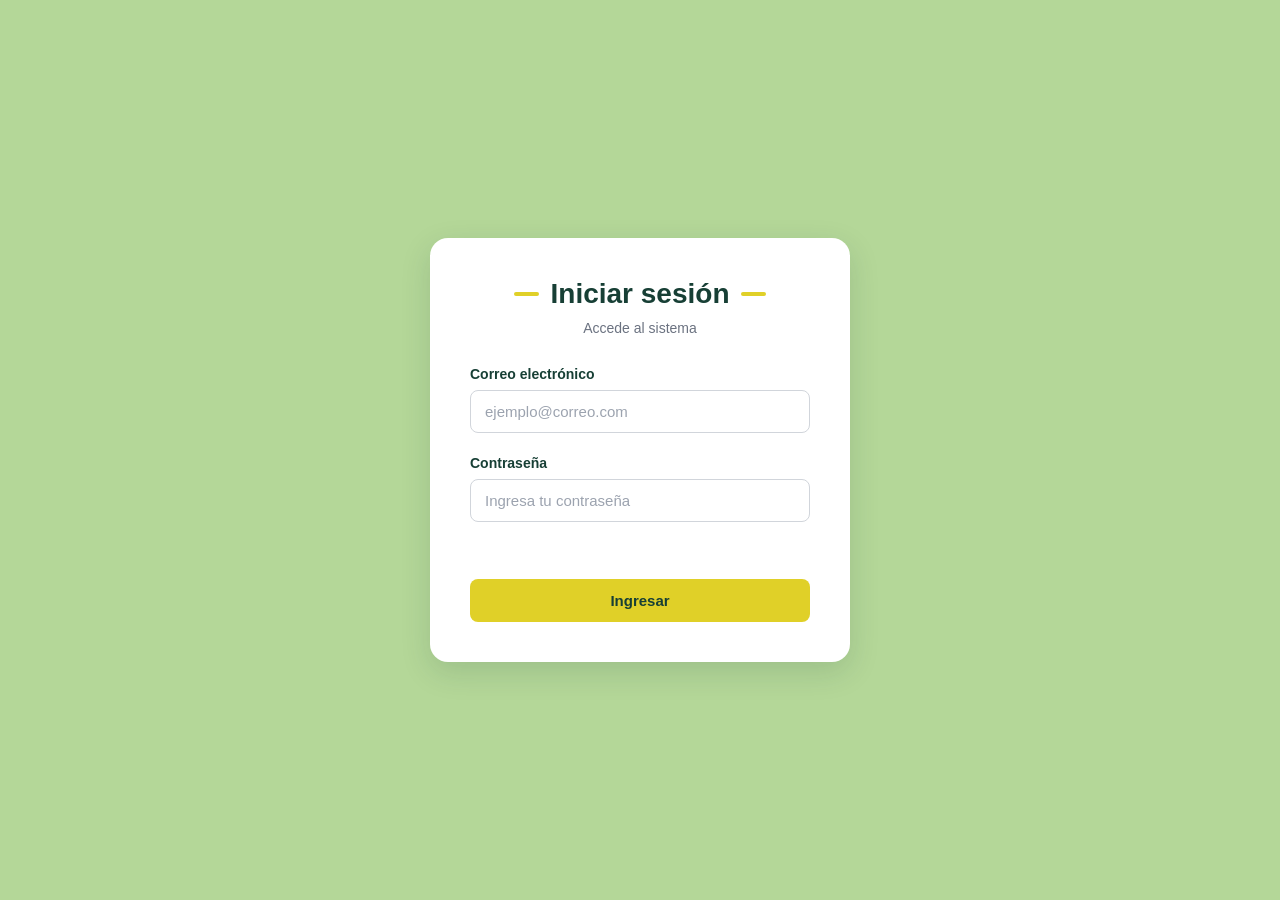
<file: index.html>
<!DOCTYPE html>
<html lang="es">
<head>
    <meta charset="UTF-8">
    <meta name="viewport" content="width=device-width, initial-scale=1.0">
    <title>Sistema - Actividad 5</title>
    <link rel="stylesheet" href="css/index.css">
</head>
<body>
    <script>
        const correoUsuario = localStorage.getItem("correoUsuario");

        if (!correoUsuario) {
            window.location.href = "login.html";
        }
    </script>
    <aside class="sidebar" id="sidebar">
        <div class="sidebar-header">
            <h2>Mi Sistema</h2>
        </div>
        <nav>
            <ul class="menu">
                <li>
                    <button class="menu-btn" id="btnUsuarios">
                        Usuarios
                        <span>▾</span>
                    </button>
                    <ul class="submenu" id="submenuUsuarios">
                        <li><a href="#captura">Captura</a></li>
                    </ul>
                </li>
            </ul>
        </nav>
    </aside>
    <div class="main-content" id="mainContent">
        <header class="navbar">
            <button class="hamburger" id="btnHamburger">☰</button>
            <h1>Sistema de Gestión</h1>
            <div class="usuario-navbar">
                <button id="btnUsuario" class="usuario-btn">
                    <span id="usuarioNavbar">Usuario</span>
                    <span>▾</span>
                </button>

                <div id="menuUsuario" class="menu-usuario">
                    <button id="btnSalir">Salir del sistema</button>
                </div>
            </div>
        </header>
        <main class="contenido">
            <section class="bienvenida">
                <h2>Bienvenido al sistema</h2>
                <p>Selecciona una opción del menú lateral.</p>
            </section>
            <section id="captura" class="seccion">
                <h2>Captura de usuario</h2>
                <form id="formUsuario">
                    <div class="campo">
                        <label for="nombreUsuario">Nombre de usuario</label>
                        <input type="text" id="nombreUsuario" required>
                    </div>
                    <div class="campo">
                        <label for="correoUsuario">Correo electrónico</label>
                        <input type="email" id="correoUsuario" required>
                    </div>
                    <div class="campo">
                        <label for="passwordUsuario"> Contraseña</label>
                        <input type="password" id="passwordUsuario" required>
                    </div>
                    <button type="submit" class="btn">Guardar usuario</button>
                    <p id="mensajeUsuario"></p>
                </form>
            </section>
            <section class="seccion">
                <h2>Captura de alumno</h2>
                <form id="formAlumno">
                    <div class="campo">
                        <label for="nombreAlumno">Nombre del alumno</label>
                        <input type="text" id="nombreAlumno" required>
                    </div>
                    <div class="campo">
                        <label for="numeroControl">Número de control</label>
                        <input type="text" id="numeroControl" maxlength="6" inputmode="numeric" placeholder="6 dígitos" required >
                    </div>
                    <div class="campo">
                        <label for="fechaNacimiento"> Fecha de nacimiento</label>
                        <input  type="date"  id="fechaNacimiento"  required>
                    </div>
                    <button type="submit" class="btn"> Registrar alumno</button>
                    <p id="mensajeAlumno"></p>
                </form>
            </section>
        </main>
    </div>
    <div class="modal" id="modalEdad">
        <div class="modal-contenido">
            <button class="cerrar-modal" id="cerrarModal"> &times;</button>
            <h2>Resultado de edad</h2>
            <p id="resultadoEdad"></p>
            <button type="button" class="btn" id="btnAceptarModal"> Aceptar</button>
        </div>
    </div>
    <script src="js/utileria.js"></script>
    <script src="js/index.js"></script>
</body>
</html>
</file>
<file: css/index.css>
:root {
    --verde-oscuro: #173f35;
    --verde: #2f6b57;
    --verde-claro: #b4d798;
    --amarillo: #e0d028;
    --amarillo-hover: #b7a941;
    --blanco: #ffffff;
    --gris: #6b7280;
    --rojo: #c0392b;
}

* {
    margin: 0;
    padding: 0;
    box-sizing: border-box;
}

body {
    font-family: Arial, sans-serif;
    background: var(--verde-claro);
}

.sidebar {
    position: fixed;
    left: 0;
    top: 0;
    width: 250px;
    height: 100vh;
    background: var(--verde-oscuro);
    color: var(--blanco);
    transition: 0.3s;
    border-radius: 0 18px 18px 0;
    box-shadow: 4px 0 20px rgba(23, 63, 53, 0.2);
    overflow: hidden;
}

.sidebar.cerrado {
    left: -250px;
}

.sidebar-header {
    padding: 20px;
    text-align: center;
    border-bottom: 1px solid var(--verde);
}

.menu {
    list-style: none;
}

.menu-btn {
    width: 100%;
    padding: 15px 20px;
    border: none;
    background: transparent;
    color: var(--blanco);
    text-align: left;
    cursor: pointer;
    font-size: 16px;
    transition: background 0.2s;
}

.menu-btn:hover {
    background: var(--verde);
}

.submenu {
    display: none;
    list-style: none;
    background: var(--verde);
}

.submenu.mostrar {
    display: block;
}

.submenu a {
    display: block;
    padding: 12px 40px;
    color: var(--blanco);
    text-decoration: none;
    transition: background 0.2s, color 0.2s;
}

.submenu a:hover {
    background: var(--amarillo);
    color: var(--verde-oscuro);
}

.main-content {
    margin-left: 250px;
    transition: 0.3s;
}

.main-content.expandido {
    margin-left: 0;
}

.navbar {
    height: 65px;
    background: var(--blanco);
    display: flex;
    align-items: center;
    padding: 0 20px;
    margin: 15px 30px 0;
    border-radius: 14px;
    box-shadow: 0 4px 12px rgba(23, 63, 53, 0.12);
}

.navbar h1 {
    font-size: 20px;
    margin-left: 15px;
    color: var(--verde-oscuro);
}

.hamburger {
    border: none;
    background: transparent;
    font-size: 25px;
    cursor: pointer;
    color: var(--verde-oscuro);
    border-radius: 8px;
    padding: 2px 8px;
    transition: background 0.2s;
}

.hamburger:hover {
    background: var(--verde-claro);
}

.usuario-navbar {
    position: relative;
    margin-left: auto;
}

.contenido {
    padding: 30px;
}

.bienvenida {
    margin-bottom: 30px;
    color: var(--verde-oscuro);
}

.seccion {
    background: var(--blanco);
    padding: 25px;
    margin-bottom: 25px;
    border-radius: 16px;
    box-shadow: 0 10px 30px rgba(23, 63, 53, 0.15);
}

.seccion h2 {
    margin-bottom: 20px;
    color: var(--verde-oscuro);
}

.campo {
    margin-bottom: 15px;
}

.campo label {
    display: block;
    margin-bottom: 6px;
    font-weight: bold;
    color: var(--verde-oscuro);
}

.campo input {
    width: 100%;
    max-width: 500px;
    padding: 12px 14px;
    border: 1px solid #d1d5db;
    border-radius: 10px;
    outline: none;
    transition: border-color 0.2s, box-shadow 0.2s;
}

.campo input:focus {
    border-color: var(--verde);
    box-shadow: 0 0 0 3px rgba(47, 107, 87, 0.12);
}

.btn {
    padding: 11px 22px;
    border: none;
    border-radius: 10px;
    background: var(--amarillo);
    color: var(--verde-oscuro);
    font-weight: 700;
    cursor: pointer;
    transition: background 0.2s, transform 0.2s;
}

.btn:hover {
    background: var(--amarillo-hover);
    color: rgb(246, 239, 231);
    transform: translateY(-1px);
}

.btn:active {
    transform: translateY(0);
}

#mensajeUsuario,
#mensajeAlumno {
    margin-top: 15px;
}

.modal {
    display: none;
    position: fixed;
    z-index: 1000;
    left: 0;
    top: 0;
    width: 100%;
    height: 100%;
    background: rgba(23, 63, 53, 0.55);
    align-items: center;
    justify-content: center;
}

.modal.mostrar {
    display: flex;
}

.modal-contenido {
    position: relative;
    background: var(--blanco);
    width: 90%;
    max-width: 450px;
    padding: 30px;
    border-radius: 18px;
    text-align: center;
    box-shadow: 0 10px 30px rgba(23, 63, 53, 0.25);
}

.modal-contenido h2 {
    margin-bottom: 20px;
    color: var(--verde-oscuro);
}

.modal-contenido p {
    margin-bottom: 20px;
    color: var(--gris);
}

.cerrar-modal {
    position: absolute;
    right: 15px;
    top: 10px;
    border: none;
    background: transparent;
    font-size: 25px;
    cursor: pointer;
    color: var(--gris);
    border-radius: 50%;
    width: 36px;
    height: 36px;
    transition: background 0.2s, color 0.2s;
}

.cerrar-modal:hover {
    background: var(--verde-claro);
    color: var(--verde-oscuro);
}

/* Usuario del navbar - ochimPRO*/
.usuario-btn {
    background: none;
    border: none;
    cursor: pointer;

    font-size: 16px;
    color: var(--gris);

    display: flex;
    align-items: center;
    gap: 8px;
}

.usuario-btn:hover {
    color: var(--verde-oscuro);
}

.menu-usuario {
    display: none;

    position: absolute;
    right: 0;
    top: 100%;

    min-width: 180px;

    background-color: var(--blanco);
    border: 1px solid #ddd;
    border-radius: 8px;

    box-shadow: 0 4px 10px rgba(0, 0, 0, 0.15);

    padding: 8px;

    z-index: 1000;
}

.menu-usuario.mostrar {
    display: block;
}

.menu-usuario button {
    width: 100%;

    border: none;
    background: none;

    padding: 10px;

    text-align: left;

    cursor: pointer;

    color: var(--verde-oscuro);
    border-radius: 6px;
}

.menu-usuario button:hover {
    background-color: var(--verde-claro);
}
</file>
<file: css/login.css>
:root {
    --verde-oscuro: #173f35;
    --verde: #2f6b57;
    --verde-claro: #b4d798;
    --amarillo: #e0d028;
    --amarillo-hover: #b7a941;
    --blanco: #ffffff;
    --gris: #6b7280;
    --rojo: #c0392b;
}

* {
    margin: 0;
    padding: 0;
    box-sizing: border-box;
}



body {
    min-height: 100vh;
    font-family: Arial, Helvetica, sans-serif;
    background-color: var(--verde-claro);
}

.login-container {
    min-height: 100vh;
    display: flex;
    justify-content: center;
    align-items: center;
    padding: 20px;
}

.login-card {
    width: 100%;
    max-width: 420px;
    background-color: var(--blanco);
    padding: 40px;
    border-radius: 18px;
    box-shadow: 0 10px 30px rgba(23, 63, 53, 0.15);
}

.login-header {
    display: flex;
    align-items: center;
    justify-content: center;
    gap: 12px;
}

.login-header h1 {
    color: var(--verde-oscuro);
    font-size: 28px;
    font-weight: 700;
    text-align: center;
}

.login-line {
    width: 25px;
    height: 4px;
    background-color: var(--amarillo);
    border-radius: 10px;
}

.login-subtitle {
    margin-top: 10px;
    margin-bottom: 30px;
    text-align: center;
    color: var(--gris);
    font-size: 14px;
}

.form-group {
    margin-bottom: 22px;
}

.form-group label {
    display: block;
    margin-bottom: 8px;
    color: var(--verde-oscuro);
    font-size: 14px;
    font-weight: 600;
}

.form-group input {
    width: 100%;
    padding: 12px 14px;
    border: 1px solid #d1d5db;
    border-radius: 8px;
    outline: none;
    font-size: 15px;
    transition: border-color 0.2s, box-shadow 0.2s;
}

.form-group input:focus {
    border-color: var(--verde);
    box-shadow: 0 0 0 3px rgba(47, 107, 87, 0.12);
}

.form-group input::placeholder {
    color: #9ca3af;
}

.error-message {
    display: block;
    margin-top: 6px;
    color: var(--rojo);
    font-size: 12px;
}

.mensaje {
    min-height: 20px;
    margin-bottom: 15px;
    text-align: center;
    font-size: 14px;
}

.btn-login {
    width: 100%;
    padding: 13px;
    border: none;
    border-radius: 8px;
    background-color: var(--amarillo);
    color: var(--verde-oscuro);
    font-size: 15px;
    font-weight: 700;
    cursor: pointer;
    transition: background-color 0.2s, transform 0.2s;
}

.btn-login:hover {
    color: rgb(246, 239, 231);
    background-color: var(--amarillo-hover);
    transform: translateY(-1px);
}

.btn-login:active {
    transform: translateY(0);
}
</file>
